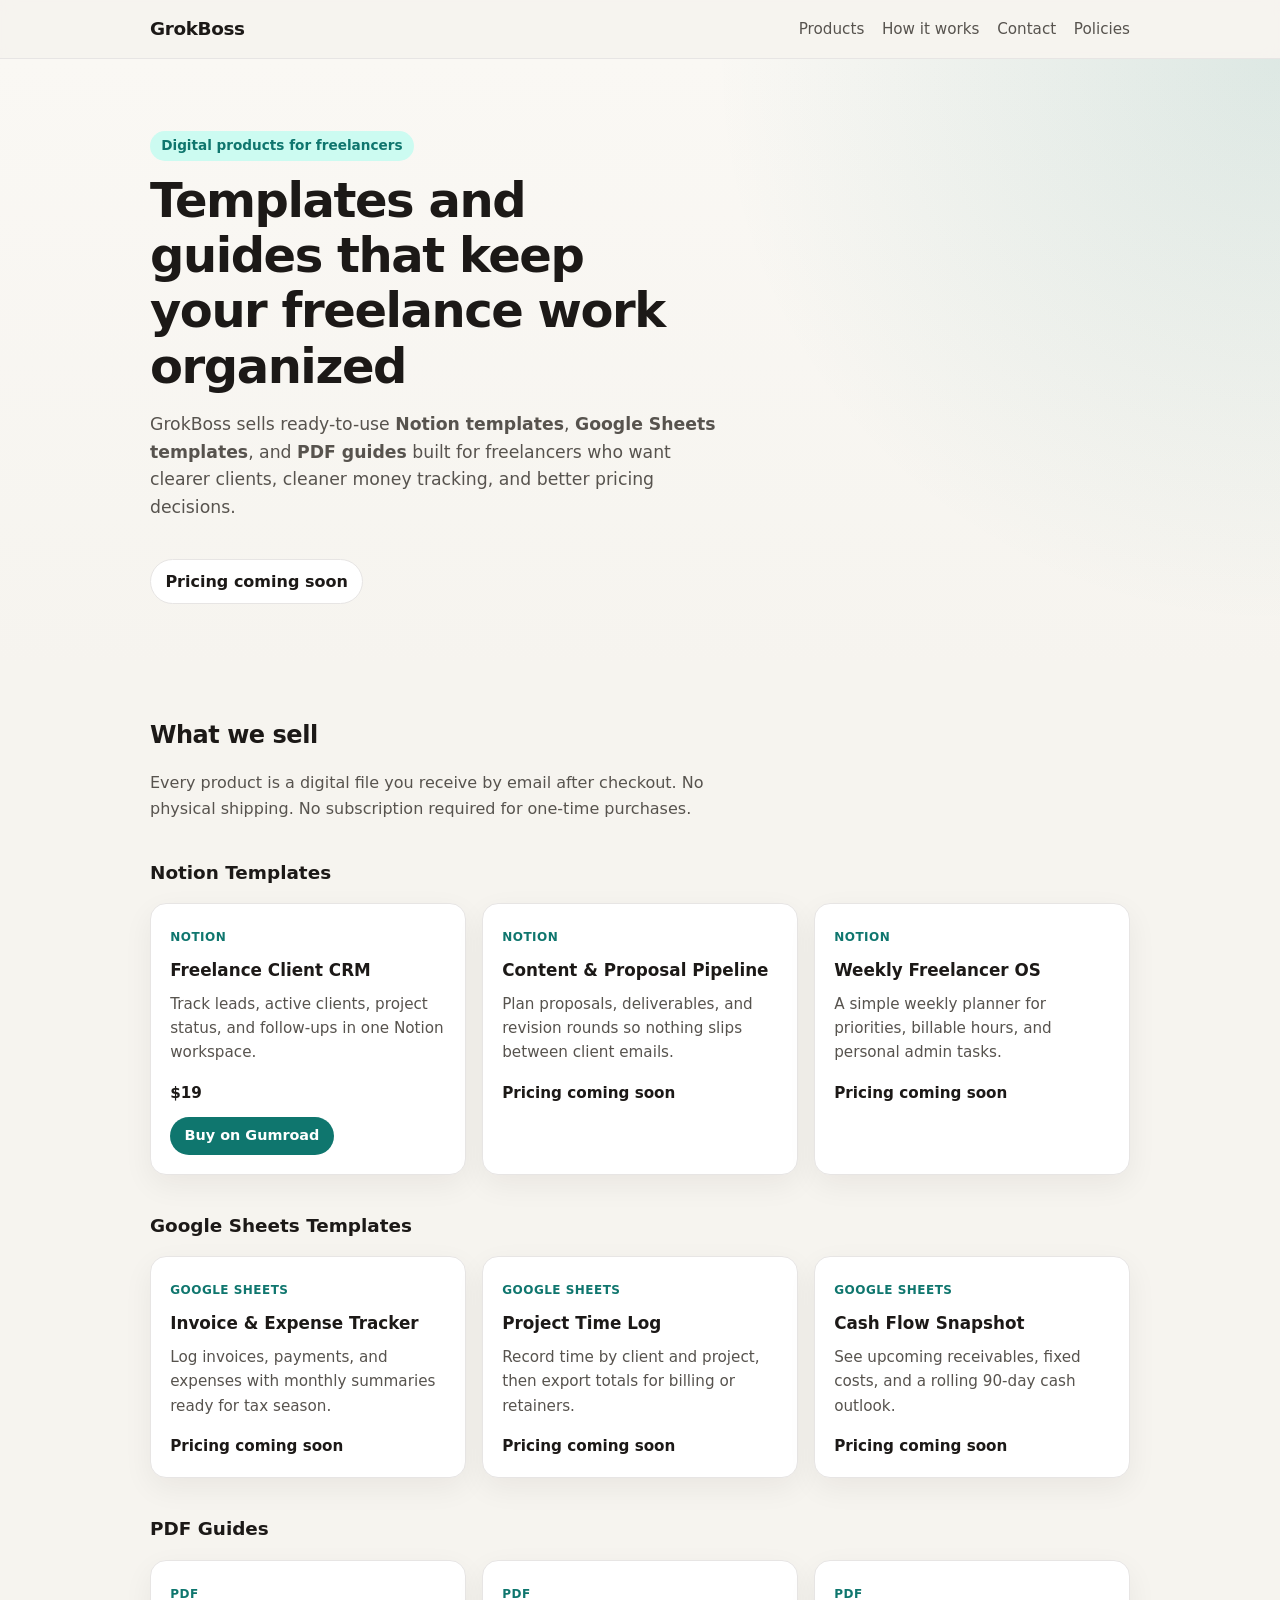
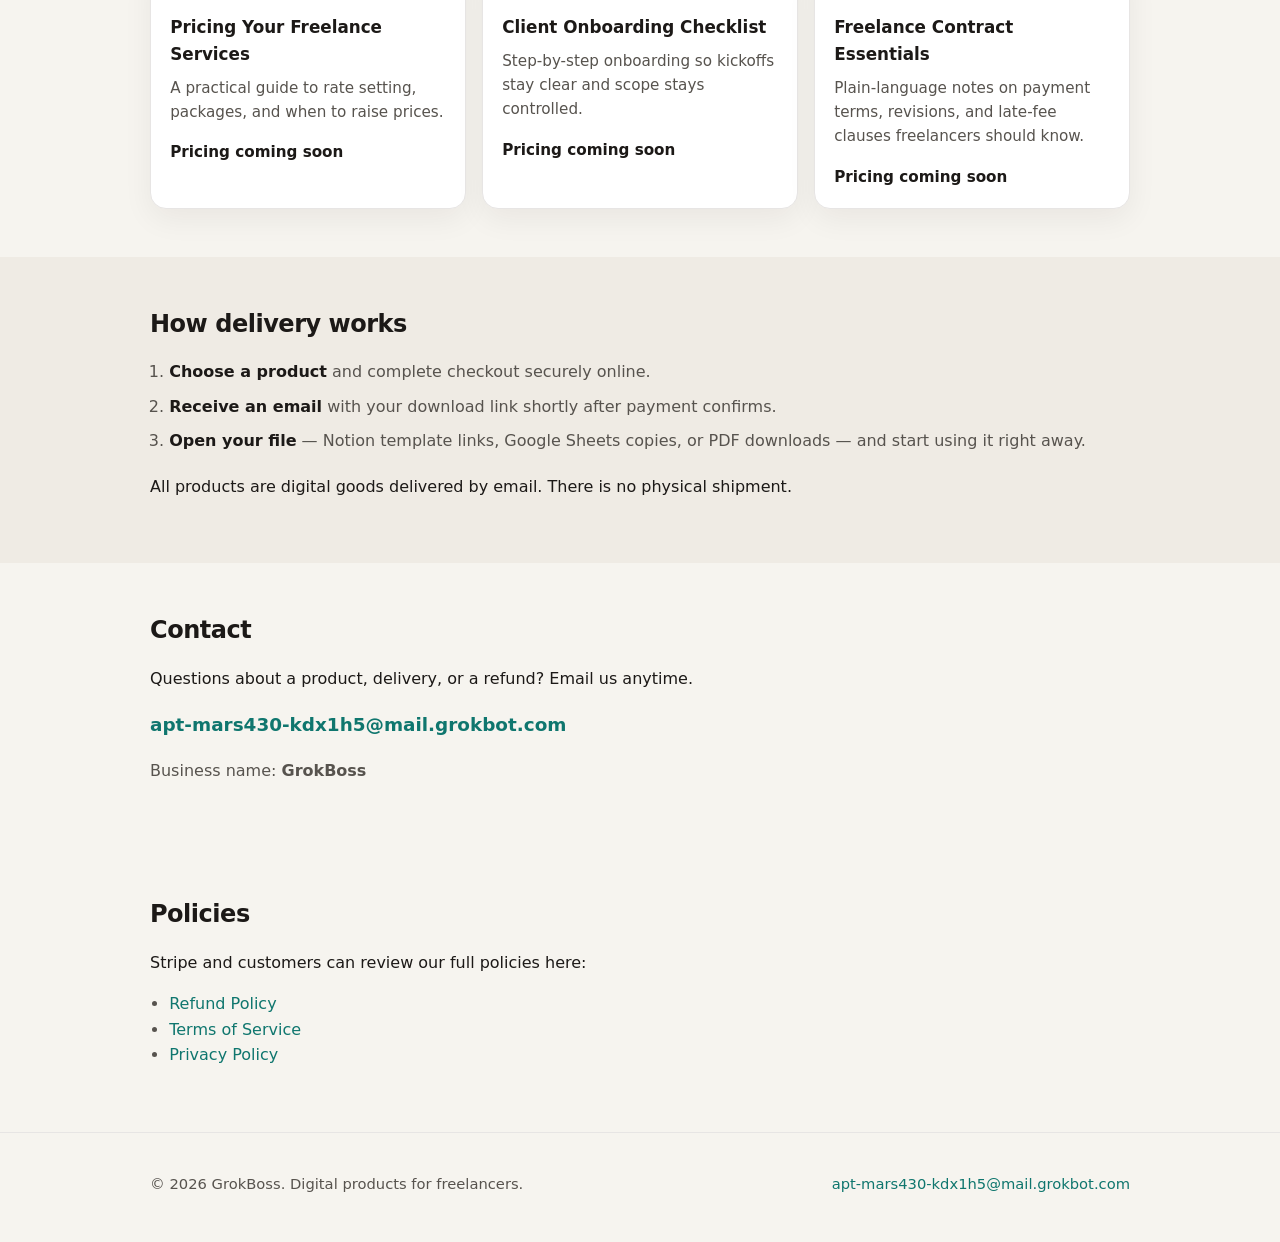
<file: index.html>
<!DOCTYPE html>
<html lang="en">
<head>
  <meta charset="UTF-8" />
  <meta name="viewport" content="width=device-width, initial-scale=1" />
  <meta name="description" content="GrokBoss sells digital products for freelancers: Notion templates, Google Sheets templates, and PDF guides. Instant download after purchase." />
  <title>GrokBoss — Digital Tools for Freelancers</title>
  <link rel="stylesheet" href="styles.css" />
</head>
<body>
  <header class="site-header">
    <div class="wrap">
      <a class="logo" href="index.html">GrokBoss</a>
      <nav>
        <a href="#products">Products</a>
        <a href="#how-it-works">How it works</a>
        <a href="#contact">Contact</a>
        <a href="policies.html">Policies</a>
      </nav>
    </div>
  </header>

  <main>
    <section class="hero">
      <div class="wrap">
        <p class="eyebrow">Digital products for freelancers</p>
        <h1>Templates and guides that keep your freelance work organized</h1>
        <p class="lede">
          GrokBoss sells ready-to-use <strong>Notion templates</strong>,
          <strong>Google Sheets templates</strong>, and <strong>PDF guides</strong>
          built for freelancers who want clearer clients, cleaner money tracking,
          and better pricing decisions.
        </p>
        <p class="price-note">Pricing coming soon</p>
      </div>
    </section>

    <section id="products" class="products">
      <div class="wrap">
        <h2>What we sell</h2>
        <p class="section-intro">
          Every product is a digital file you receive by email after checkout.
          No physical shipping. No subscription required for one-time purchases.
        </p>

        <h3 class="category">Notion Templates</h3>
        <div class="grid">
          <article class="card">
            <span class="tag">Notion</span>
            <h4>Freelance Client CRM</h4>
            <p>Track leads, active clients, project status, and follow-ups in one Notion workspace.</p>
            <p class="price">$19</p>
            <p class="buy"><a class="buy-link" href="https://marscape13.gumroad.com/l/oihar" target="_blank" rel="noopener">Buy on Gumroad</a></p>
          </article>
          <article class="card">
            <span class="tag">Notion</span>
            <h4>Content &amp; Proposal Pipeline</h4>
            <p>Plan proposals, deliverables, and revision rounds so nothing slips between client emails.</p>
            <p class="price">Pricing coming soon</p>
          </article>
          <article class="card">
            <span class="tag">Notion</span>
            <h4>Weekly Freelancer OS</h4>
            <p>A simple weekly planner for priorities, billable hours, and personal admin tasks.</p>
            <p class="price">Pricing coming soon</p>
          </article>
        </div>

        <h3 class="category">Google Sheets Templates</h3>
        <div class="grid">
          <article class="card">
            <span class="tag">Google Sheets</span>
            <h4>Invoice &amp; Expense Tracker</h4>
            <p>Log invoices, payments, and expenses with monthly summaries ready for tax season.</p>
            <p class="price">Pricing coming soon</p>
          </article>
          <article class="card">
            <span class="tag">Google Sheets</span>
            <h4>Project Time Log</h4>
            <p>Record time by client and project, then export totals for billing or retainers.</p>
            <p class="price">Pricing coming soon</p>
          </article>
          <article class="card">
            <span class="tag">Google Sheets</span>
            <h4>Cash Flow Snapshot</h4>
            <p>See upcoming receivables, fixed costs, and a rolling 90-day cash outlook.</p>
            <p class="price">Pricing coming soon</p>
          </article>
        </div>

        <h3 class="category">PDF Guides</h3>
        <div class="grid">
          <article class="card">
            <span class="tag">PDF</span>
            <h4>Pricing Your Freelance Services</h4>
            <p>A practical guide to rate setting, packages, and when to raise prices.</p>
            <p class="price">Pricing coming soon</p>
          </article>
          <article class="card">
            <span class="tag">PDF</span>
            <h4>Client Onboarding Checklist</h4>
            <p>Step-by-step onboarding so kickoffs stay clear and scope stays controlled.</p>
            <p class="price">Pricing coming soon</p>
          </article>
          <article class="card">
            <span class="tag">PDF</span>
            <h4>Freelance Contract Essentials</h4>
            <p>Plain-language notes on payment terms, revisions, and late-fee clauses freelancers should know.</p>
            <p class="price">Pricing coming soon</p>
          </article>
        </div>
      </div>
    </section>

    <section id="how-it-works" class="how">
      <div class="wrap">
        <h2>How delivery works</h2>
        <ol class="steps">
          <li><strong>Choose a product</strong> and complete checkout securely online.</li>
          <li><strong>Receive an email</strong> with your download link shortly after payment confirms.</li>
          <li><strong>Open your file</strong> — Notion template links, Google Sheets copies, or PDF downloads — and start using it right away.</li>
        </ol>
        <p>All products are digital goods delivered by email. There is no physical shipment.</p>
      </div>
    </section>

    <section id="contact" class="contact">
      <div class="wrap">
        <h2>Contact</h2>
        <p>Questions about a product, delivery, or a refund? Email us anytime.</p>
        <p class="email"><a href="mailto:apt-mars430-kdx1h5@mail.grokbot.com">apt-mars430-kdx1h5@mail.grokbot.com</a></p>
        <p class="small">Business name: <strong>GrokBoss</strong></p>
      </div>
    </section>

    <section class="policy-preview">
      <div class="wrap">
        <h2>Policies</h2>
        <p>Stripe and customers can review our full policies here:</p>
        <ul>
          <li><a href="policies.html#refund">Refund Policy</a></li>
          <li><a href="policies.html#terms">Terms of Service</a></li>
          <li><a href="policies.html#privacy">Privacy Policy</a></li>
        </ul>
      </div>
    </section>
  </main>

  <footer class="site-footer">
    <div class="wrap">
      <p>© 2026 GrokBoss. Digital products for freelancers.</p>
      <p><a href="mailto:apt-mars430-kdx1h5@mail.grokbot.com">apt-mars430-kdx1h5@mail.grokbot.com</a></p>
    </div>
  </footer>
</body>
</html>
</file>
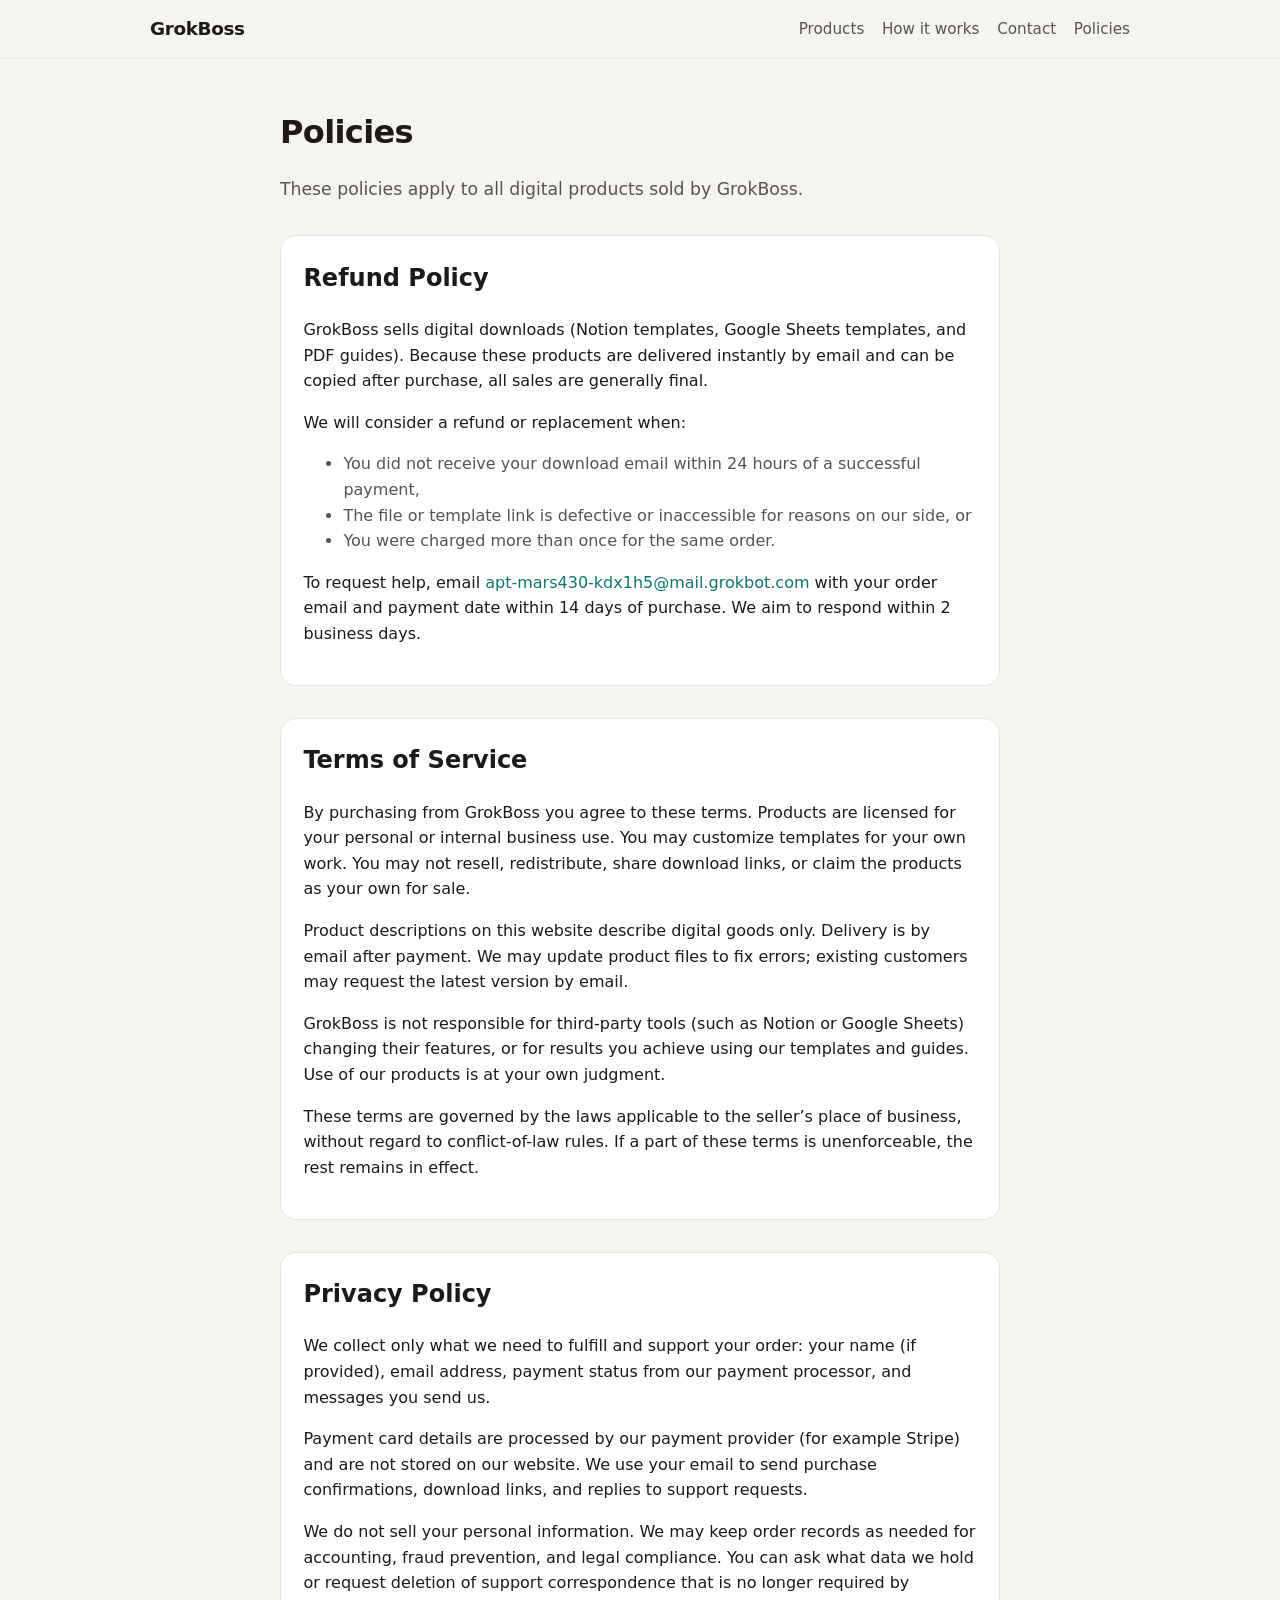
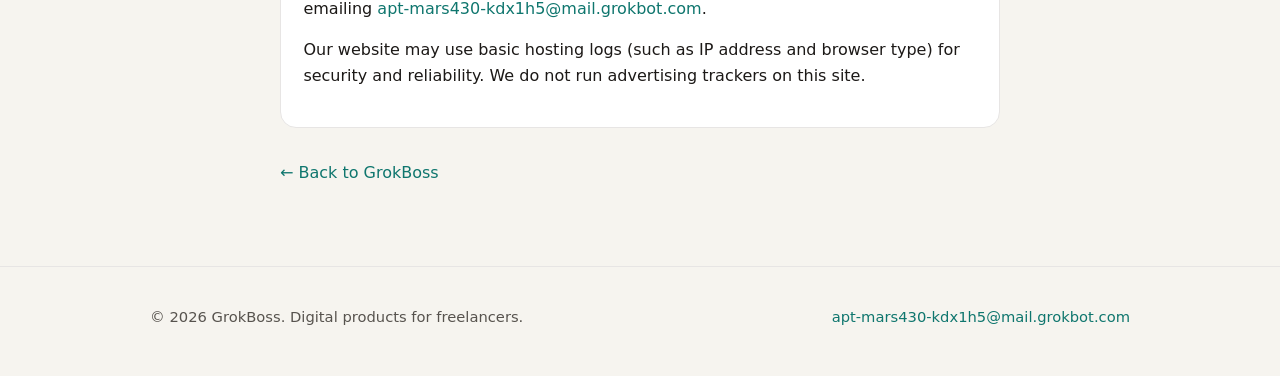
<file: policies.html>
<!DOCTYPE html>
<html lang="en">
<head>
  <meta charset="UTF-8" />
  <meta name="viewport" content="width=device-width, initial-scale=1" />
  <meta name="description" content="GrokBoss Refund Policy, Terms of Service, and Privacy Policy." />
  <title>Policies — GrokBoss</title>
  <link rel="stylesheet" href="styles.css" />
</head>
<body>
  <header class="site-header">
    <div class="wrap">
      <a class="logo" href="index.html">GrokBoss</a>
      <nav>
        <a href="index.html#products">Products</a>
        <a href="index.html#how-it-works">How it works</a>
        <a href="index.html#contact">Contact</a>
        <a href="policies.html">Policies</a>
      </nav>
    </div>
  </header>

  <main class="policy-page">
    <div class="wrap narrow">
      <h1>Policies</h1>
      <p class="lede">These policies apply to all digital products sold by GrokBoss.</p>

      <section id="refund">
        <h2>Refund Policy</h2>
        <p>
          GrokBoss sells digital downloads (Notion templates, Google Sheets templates, and PDF guides).
          Because these products are delivered instantly by email and can be copied after purchase,
          all sales are generally final.
        </p>
        <p>We will consider a refund or replacement when:</p>
        <ul>
          <li>You did not receive your download email within 24 hours of a successful payment,</li>
          <li>The file or template link is defective or inaccessible for reasons on our side, or</li>
          <li>You were charged more than once for the same order.</li>
        </ul>
        <p>
          To request help, email
          <a href="mailto:apt-mars430-kdx1h5@mail.grokbot.com">apt-mars430-kdx1h5@mail.grokbot.com</a>
          with your order email and payment date within 14 days of purchase. We aim to respond within 2 business days.
        </p>
      </section>

      <section id="terms">
        <h2>Terms of Service</h2>
        <p>
          By purchasing from GrokBoss you agree to these terms. Products are licensed for your personal
          or internal business use. You may customize templates for your own work. You may not resell,
          redistribute, share download links, or claim the products as your own for sale.
        </p>
        <p>
          Product descriptions on this website describe digital goods only. Delivery is by email after payment.
          We may update product files to fix errors; existing customers may request the latest version by email.
        </p>
        <p>
          GrokBoss is not responsible for third-party tools (such as Notion or Google Sheets) changing their
          features, or for results you achieve using our templates and guides. Use of our products is at your own judgment.
        </p>
        <p>
          These terms are governed by the laws applicable to the seller’s place of business, without regard to conflict-of-law rules.
          If a part of these terms is unenforceable, the rest remains in effect.
        </p>
      </section>

      <section id="privacy">
        <h2>Privacy Policy</h2>
        <p>
          We collect only what we need to fulfill and support your order: your name (if provided),
          email address, payment status from our payment processor, and messages you send us.
        </p>
        <p>
          Payment card details are processed by our payment provider (for example Stripe) and are not stored on our website.
          We use your email to send purchase confirmations, download links, and replies to support requests.
        </p>
        <p>
          We do not sell your personal information. We may keep order records as needed for accounting,
          fraud prevention, and legal compliance. You can ask what data we hold or request deletion of
          support correspondence that is no longer required by emailing
          <a href="mailto:apt-mars430-kdx1h5@mail.grokbot.com">apt-mars430-kdx1h5@mail.grokbot.com</a>.
        </p>
        <p>
          Our website may use basic hosting logs (such as IP address and browser type) for security and reliability.
          We do not run advertising trackers on this site.
        </p>
      </section>

      <p class="back"><a href="index.html">← Back to GrokBoss</a></p>
    </div>
  </main>

  <footer class="site-footer">
    <div class="wrap">
      <p>© 2026 GrokBoss. Digital products for freelancers.</p>
      <p><a href="mailto:apt-mars430-kdx1h5@mail.grokbot.com">apt-mars430-kdx1h5@mail.grokbot.com</a></p>
    </div>
  </footer>
</body>
</html>
</file>
<file: styles.css>
:root {
  --bg: #f6f4ef;
  --surface: #ffffff;
  --ink: #1c1917;
  --muted: #57534e;
  --line: #e7e5e4;
  --accent: #0f766e;
  --accent-soft: #ccfbf1;
  --shadow: 0 10px 30px rgba(28, 25, 23, 0.06);
  --radius: 16px;
  --max: 980px;
  --font: "Segoe UI", system-ui, -apple-system, sans-serif;
}

* { box-sizing: border-box; }
html { scroll-behavior: smooth; }
body {
  margin: 0;
  font-family: var(--font);
  color: var(--ink);
  background: var(--bg);
  line-height: 1.6;
}
a { color: var(--accent); text-decoration: none; }
a:hover { text-decoration: underline; }
.wrap {
  width: min(100% - 2rem, var(--max));
  margin-inline: auto;
}
.wrap.narrow { width: min(100% - 2rem, 720px); }

.site-header {
  position: sticky;
  top: 0;
  z-index: 10;
  background: rgba(246, 244, 239, 0.92);
  backdrop-filter: blur(8px);
  border-bottom: 1px solid var(--line);
}
.site-header .wrap {
  display: flex;
  align-items: center;
  justify-content: space-between;
  gap: 1rem;
  padding: 0.9rem 0;
}
.logo {
  font-weight: 760;
  font-size: 1.15rem;
  color: var(--ink);
  letter-spacing: -0.02em;
}
nav {
  display: flex;
  flex-wrap: wrap;
  gap: 0.85rem 1.1rem;
  font-size: 0.95rem;
}
nav a { color: var(--muted); }
nav a:hover { color: var(--ink); }

.hero {
  padding: 4.5rem 0 3rem;
  background:
    radial-gradient(circle at top right, rgba(15, 118, 110, 0.12), transparent 40%),
    linear-gradient(180deg, #faf8f4 0%, var(--bg) 100%);
}
.eyebrow {
  display: inline-block;
  margin: 0 0 0.75rem;
  padding: 0.25rem 0.7rem;
  border-radius: 999px;
  background: var(--accent-soft);
  color: var(--accent);
  font-size: 0.85rem;
  font-weight: 600;
}
.hero h1 {
  margin: 0 0 1rem;
  font-size: clamp(2rem, 4vw, 3rem);
  line-height: 1.15;
  letter-spacing: -0.03em;
  max-width: 16ch;
}
.lede { color: var(--muted); font-size: 1.08rem; max-width: 52ch; }
.price-note {
  display: inline-block;
  margin-top: 1.25rem;
  padding: 0.55rem 0.9rem;
  border: 1px solid var(--line);
  border-radius: 999px;
  background: var(--surface);
  font-weight: 600;
}

.products, .how, .contact, .policy-preview, .policy-page {
  padding: 3rem 0;
}
.products h2, .how h2, .contact h2, .policy-preview h2, .policy-page h1 {
  margin: 0 0 0.75rem;
  letter-spacing: -0.02em;
}
.section-intro { color: var(--muted); max-width: 60ch; margin-bottom: 2rem; }
.category {
  margin: 2.25rem 0 1rem;
  font-size: 1.15rem;
}
.grid {
  display: grid;
  grid-template-columns: repeat(3, 1fr);
  gap: 1rem;
}
.card {
  background: var(--surface);
  border: 1px solid var(--line);
  border-radius: var(--radius);
  padding: 1.2rem;
  box-shadow: var(--shadow);
}
.tag {
  display: inline-block;
  margin-bottom: 0.6rem;
  font-size: 0.75rem;
  font-weight: 700;
  text-transform: uppercase;
  letter-spacing: 0.04em;
  color: var(--accent);
}
.card h4 { margin: 0 0 0.5rem; font-size: 1.05rem; }
.card p { margin: 0; color: var(--muted); font-size: 0.95rem; }
.card .price {
  margin-top: 1rem;
  color: var(--ink);
  font-weight: 700;
}


.card .buy { margin-top: 0.75rem; }
.buy-link {
  display: inline-block;
  padding: 0.45rem 0.9rem;
  border-radius: 999px;
  background: var(--accent);
  color: #fff;
  font-weight: 700;
  font-size: 0.9rem;
}
.buy-link:hover { text-decoration: none; filter: brightness(1.05); }

.how { background: #efebe4; }
.steps {
  margin: 1rem 0 1.25rem;
  padding-left: 1.2rem;
  color: var(--muted);
}
.steps li { margin-bottom: 0.55rem; }
.steps strong { color: var(--ink); }

.contact .email {
  font-size: 1.15rem;
  font-weight: 700;
}
.small { color: var(--muted); }
.policy-preview ul { padding-left: 1.2rem; color: var(--muted); }

.policy-page section {
  margin: 2rem 0;
  padding: 1.4rem;
  background: var(--surface);
  border: 1px solid var(--line);
  border-radius: var(--radius);
}
.policy-page h2 { margin-top: 0; }
.policy-page ul { color: var(--muted); }
.back { margin: 2rem 0; }

.site-footer {
  border-top: 1px solid var(--line);
  padding: 1.5rem 0 2rem;
  color: var(--muted);
  font-size: 0.92rem;
}
.site-footer .wrap {
  display: flex;
  flex-wrap: wrap;
  gap: 0.5rem 1.5rem;
  justify-content: space-between;
}

@media (max-width: 860px) {
  .grid { grid-template-columns: 1fr; }
  .hero { padding-top: 3rem; }
}
</file>
